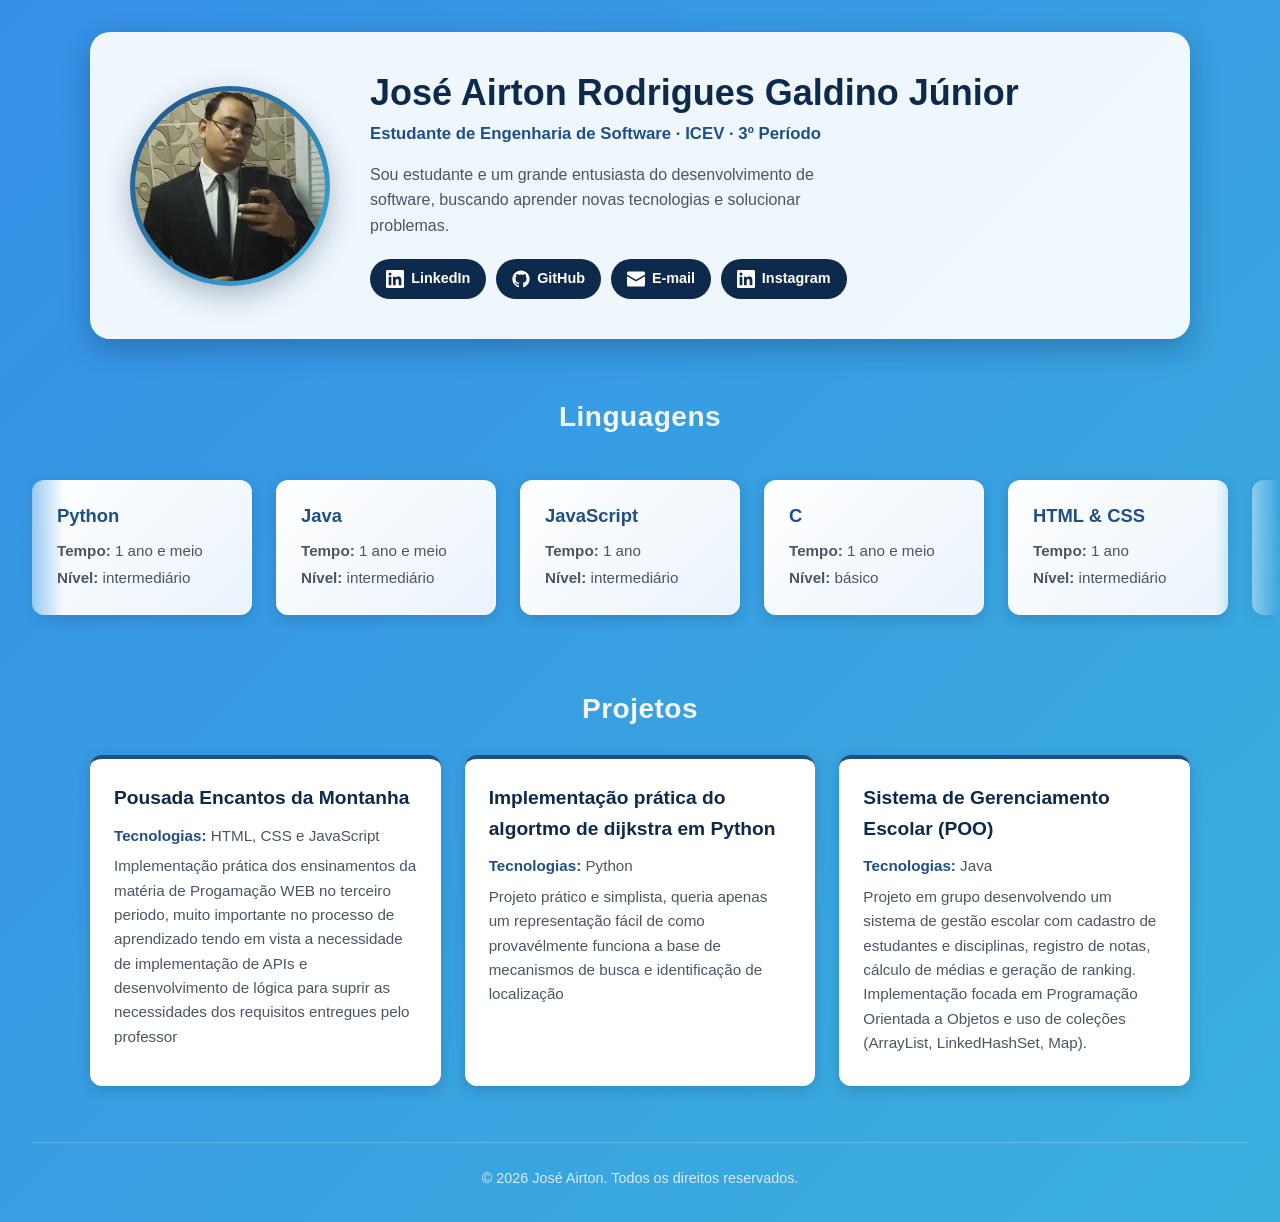
<file: index.html>
<!DOCTYPE html>
<html lang="pt-br">
<head>
    <meta charset="UTF-8">
    <meta name="viewport" content="width=device-width, initial-scale=1.0">
    <title>Portfólio - José Airton</title>
    <link rel="stylesheet" href="style.css">
</head>
<body>

    <header class="hero">
      <div class="hero-photo">
        <img src="imagens/214992477.png" alt="Foto de José Airton" />
      </div>

      <div class="hero-content">
        <h1>José Airton Rodrigues Galdino Júnior</h1>
        <p class="hero-role">Estudante de Engenharia de Software · ICEV · 3º Período</p>
        <p class="hero-bio">Sou estudante e um grande entusiasta do desenvolvimento de software, buscando aprender novas tecnologias e solucionar problemas.</p>

        <div class="social-links">
          <a href="https://www.linkedin.com/in/jose-airton-rodrigues-577529368/" target="_blank" rel="noopener noreferrer" aria-label="LinkedIn">
            <svg viewBox="0 0 24 24" aria-hidden="true" fill="currentColor"><path d="M20.45 20.45h-3.55v-5.57c0-1.33-.02-3.03-1.85-3.03-1.85 0-2.13 1.45-2.13 2.94v5.66H9.36V9h3.41v1.56h.05c.48-.9 1.64-1.85 3.38-1.85 3.62 0 4.29 2.38 4.29 5.47v6.27zM5.34 7.43a2.06 2.06 0 1 1 0-4.12 2.06 2.06 0 0 1 0 4.12zm1.78 13.02H3.56V9h3.56v11.45zM22.22 0H1.77C.79 0 0 .77 0 1.72v20.56C0 23.23.79 24 1.77 24h20.45c.98 0 1.78-.77 1.78-1.72V1.72C24 .77 23.2 0 22.22 0z"/></svg>
            <span>LinkedIn</span>
          </a>
          <a href="https://github.com/Airtonrgj" target="_blank" rel="noopener noreferrer" aria-label="GitHub">
            <svg viewBox="0 0 24 24" aria-hidden="true" fill="currentColor"><path d="M12 .5C5.65.5.5 5.65.5 12c0 5.08 3.29 9.39 7.86 10.91.58.1.79-.25.79-.56v-2.17c-3.2.7-3.88-1.37-3.88-1.37-.53-1.34-1.29-1.7-1.29-1.7-1.05-.72.08-.71.08-.71 1.16.08 1.77 1.2 1.77 1.2 1.04 1.78 2.72 1.27 3.38.97.11-.76.41-1.27.74-1.56-2.55-.29-5.24-1.27-5.24-5.67 0-1.25.45-2.27 1.18-3.07-.12-.29-.51-1.46.11-3.04 0 0 .97-.31 3.18 1.17a11.05 11.05 0 0 1 5.79 0c2.21-1.48 3.18-1.17 3.18-1.17.62 1.58.23 2.75.11 3.04.74.8 1.18 1.82 1.18 3.07 0 4.41-2.69 5.37-5.25 5.66.42.36.79 1.07.79 2.17v3.21c0 .31.21.67.8.56C20.21 21.39 23.5 17.08 23.5 12 23.5 5.65 18.35.5 12 .5z"/></svg>
            <span>GitHub</span>
          </a>
          <a href="mailto:jarodriguesj1@gmail.com" aria-label="E-mail">
            <svg viewBox="0 0 24 24" aria-hidden="true" fill="currentColor"><path d="M12 13.065 0 6V4c0-1.1.9-2 2-2h20c1.1 0 2 .9 2 2v2l-12 7.065zm12-4.71V20c0 1.1-.9 2-2 2H2c-1.1 0-2-.9-2-2V8.355l12 6.94 12-6.94z"/></svg>
            <span>E-mail</span>
          </a>
          <a href="https://www.instagram.com/airtonrgj/?next=%2Flittledoce%2F" target="_blank" rel="noopener noreferrer" aria-label="LinkedIn">
            <svg viewBox="0 0 24 24" aria-hidden="true" fill="currentColor"><path d="M20.45 20.45h-3.55v-5.57c0-1.33-.02-3.03-1.85-3.03-1.85 0-2.13 1.45-2.13 2.94v5.66H9.36V9h3.41v1.56h.05c.48-.9 1.64-1.85 3.38-1.85 3.62 0 4.29 2.38 4.29 5.47v6.27zM5.34 7.43a2.06 2.06 0 1 1 0-4.12 2.06 2.06 0 0 1 0 4.12zm1.78 13.02H3.56V9h3.56v11.45zM22.22 0H1.77C.79 0 0 .77 0 1.72v20.56C0 23.23.79 24 1.77 24h20.45c.98 0 1.78-.77 1.78-1.72V1.72C24 .77 23.2 0 22.22 0z"/></svg>
            <span>Instagram</span>
          </a>
        </div>
      </div>
    </header>

    <!-- achei melhor uma section para cada um dos parâmetro que acho importante apresentar -->
    <section class="linguagens">
      <h2>Linguagens</h2>

      <div class="carrossel">
        <div class="carrossel-track">
          <div class="linguagen">
            <h3>Python</h3>
            <p><strong>Tempo:</strong> 1 ano e meio</p>
            <p><strong>Nível:</strong> intermediário</p>
          </div>

          <div class="linguagen">
            <h3>Java</h3>
            <p><strong>Tempo:</strong> 1 ano e meio</p>
            <p><strong>Nível:</strong> intermediário</p>
          </div>

          <div class="linguagen">
            <h3>JavaScript</h3>
            <p><strong>Tempo:</strong> 1 ano</p>
            <p><strong>Nível:</strong> intermediário</p>
          </div>

          <div class="linguagen">
            <h3>C</h3>
            <p><strong>Tempo:</strong> 1 ano e meio</p>
            <p><strong>Nível:</strong> básico</p>
          </div>

          <div class="linguagen">
            <h3>HTML & CSS</h3>
            <p><strong>Tempo:</strong> 1 ano</p>
            <p><strong>Nível:</strong> intermediário</p>
          </div>

          <div class="linguagen" aria-hidden="true">
            <h3>Python</h3>
            <p><strong>Tempo:</strong> 1 ano e meio</p>
            <p><strong>Nível:</strong> intermediário</p>
          </div>

          <div class="linguagen" aria-hidden="true">
            <h3>Java</h3>
            <p><strong>Tempo:</strong> 1 ano e meio</p>
            <p><strong>Nível:</strong> intermediário</p>
          </div>

          <div class="linguagen" aria-hidden="true">
            <h3>JavaScript</h3>
            <p><strong>Tempo:</strong> 1 ano</p>
            <p><strong>Nível:</strong> intermediário</p>
          </div>

          <div class="linguagen" aria-hidden="true">
            <h3>C</h3>
            <p><strong>Tempo:</strong> 1 ano e meio</p>
            <p><strong>Nível:</strong> básico</p>
          </div>

          <div class="linguagen" aria-hidden="true">
            <h3>HTML & CSS</h3>
            <p><strong>Tempo:</strong> 1 ano</p>
            <p><strong>Nível:</strong> intermediário</p>
          </div>
        </div>
      </div>
    </section>
    
    

    
    
    
    
    
    
    <section class="projects">
      <h2>Projetos</h2>

      <div class="projects-list">
<!-- mantive a mesma classe tendo em vista que eu queria uma apresentação homogênia dos projetos -->
 <!-- adicionanndo a classe dentro do link, assim pode criar em qualquer parte do quadrado, que ele vai direto pro link -->
        <a class="project" href="https://encantos-da-montanha.vercel.app/src/presentation/views/index.html" target="_blank" rel="noopener noreferrer">
          <h3>Pousada Encantos da Montanha</h3>
          <p><strong>Tecnologias:</strong> HTML, CSS e JavaScript</p>
          <p>Implementação prática dos ensinamentos da matéria de Progamação WEB no terceiro periodo, muito importante no processo de aprendizado tendo em vista a necessidade de implementação de APIs e desenvolvimento de lógica para suprir as necessidades dos requisitos entregues pelo professor</p>
          
        </a>

        <a class="project" href="https://github.com/Airtonrgj/dijkstra" target="_blank" rel="noopener noreferrer">
          <h3>Implementação prática do algortmo de dijkstra em Python</h3>
          <p><strong>Tecnologias:</strong> Python</p>
          <p>Projeto prático e simplista, queria apenas um representação fácil de como provavélmente funciona a base de mecanismos de busca e identificação de localização</p>

        </a>

        <a class="project" href="https://github.com/Airtonrgj/POO-Escolar" target="_blank" rel="noopener noreferrer">
          <h3>Sistema de Gerenciamento Escolar (POO)</h3>
          <p><strong>Tecnologias:</strong> Java</p>
          <p>Projeto em grupo desenvolvendo um sistema de gestão escolar com cadastro de estudantes e disciplinas, registro de notas, cálculo de médias e geração de ranking. Implementação focada em Programação Orientada a Objetos e uso de coleções (ArrayList, LinkedHashSet, Map).</p>
        </a>
      </div>
  </section>

  <!-- achei meio desnecessário ja que ja tem o link para conversa no e-mail no inicio da página  -->
  <!-- <section class="contato">
    <h2>Contato</h2>
    <p class="contato-text">Vamos conversar? Estou aberto a oportunidades, dúvidas e parcerias.</p>
    <a class="contato-card" href="mailto:jarodriguesj1@gmail.com">
      <svg viewBox="0 0 24 24" aria-hidden="true" fill="currentColor"><path d="M12 13.065 0 6V4c0-1.1.9-2 2-2h20c1.1 0 2 .9 2 2v2l-12 7.065zm12-4.71V20c0 1.1-.9 2-2 2H2c-1.1 0-2-.9-2-2V8.355l12 6.94 12-6.94z"/></svg>
      <div>
        <span class="contato-label">E-mail</span>
        <span class="contato-value">jarodriguesj1@gmail.com</span>
      </div>
    </a>
  </section> -->

  <footer>
    &copy; 2026 José Airton. Todos os direitos reservados.
  </footer>
    
</body>
</html>
</file>
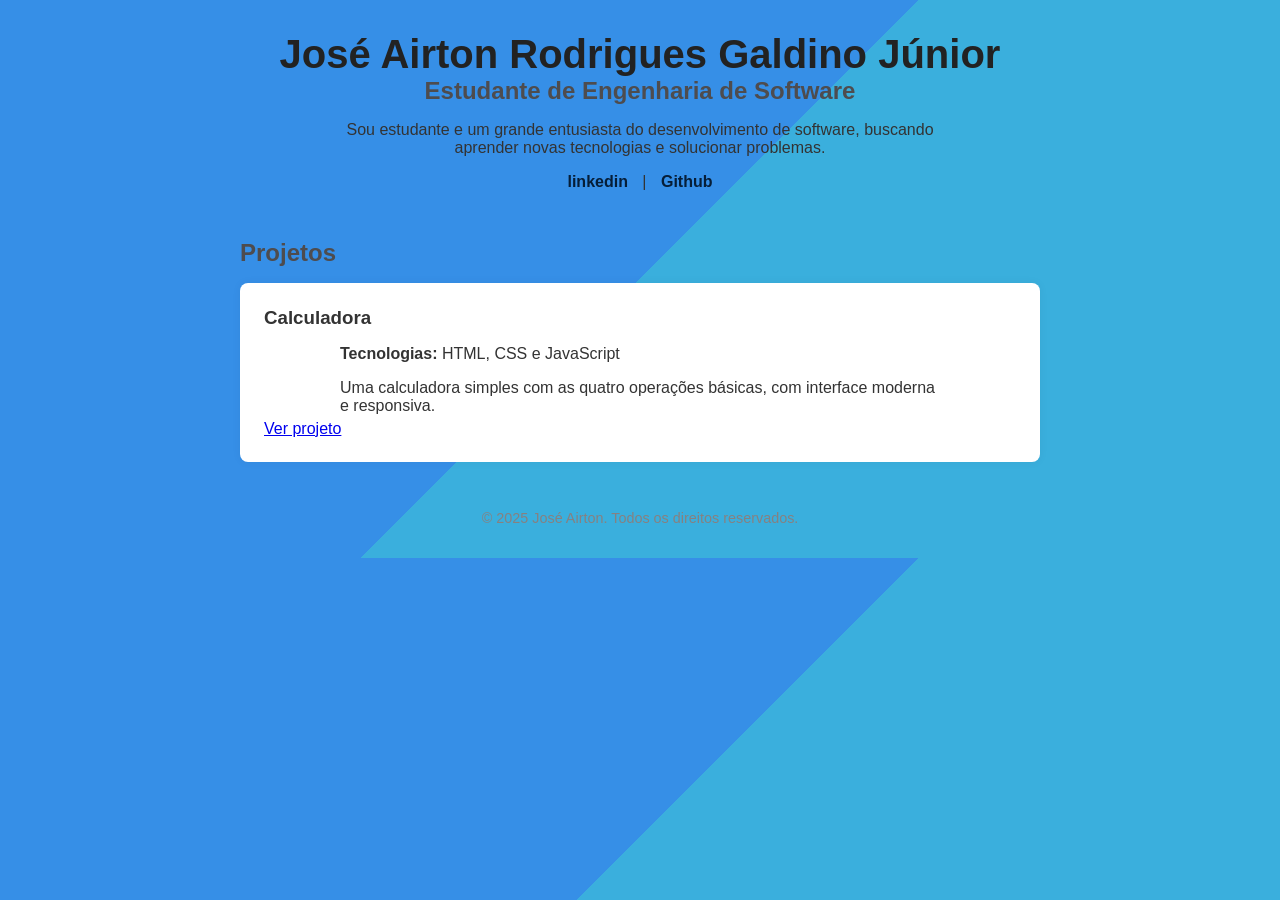
<file: portifolio.html>
<!DOCTYPE html>
<html lang="pt-br">
<head>
    <meta charset="UTF-8">
    <meta name="viewport" content="width=device-width, initial-scale=1.0">
    <title>Portfólio - José Airton</title>

    <style>
        *{
            margin: 0;
            padding: 0;
            box-sizing: border-box;
            
            
        }
        
        body{
            font-family: 'Segoe UI', Tahoma, Geneva, Verdana, sans-serif;
            background-color: #8a8a8a;
            color: #333;
            line-height: 1,6;
            padding: 2rem;
            background: linear-gradient(135deg, #368fe7 50%, #3aafdd 50%);
        }

          header {
      text-align: center;
      margin-bottom: 3rem;
    }

    h1 {
      font-size: 2.5rem;
      color: #222;
    }

    h2 {
      font-size: 1.5rem;
      color: #4e4c4e;
      margin-bottom: 1rem;
    }

    p {
      max-width: 600px;
      margin: 1rem auto;
      font-size: 1rem;
    }

    .social-links {
      text-align: center;
      margin-top: 1rem;
    }

    .social-links a {
      margin: 0 10px;
      text-decoration: none;
      color: #061e38;
      font-weight: bolder;
    }

    .projects {
      max-width: 800px;
      margin: 0 auto;
    }

    .project {
      background-color: #fff;
      border-radius: 8px;
      padding: 1.5rem;
      margin-bottom: 1.5rem;
      box-shadow: 0 0 10px rgba(0,0,0,0.05);
    }

    .project h3 {
      margin-bottom: 0.5rem;
      color: #333;
    }

    .project p {
      margin-bottom: 0.3rem;
    }

    footer {
      text-align: center;
      margin-top: 3rem;
      font-size: 0.9rem;
      color: #868181;
    }

    @media (max-width: 600px) {
      h1 {
        font-size: 2rem;
      }

      .project {
        padding: 1rem;
      }
    }
    </style>
</head>
<body>

    <header>
        <h1>José Airton Rodrigues Galdino Júnior</h1>
        <h2>Estudante de Engenharia de Software</h2>
        <p>Sou estudante e um grande entusiasta do desenvolvimento de software, buscando aprender novas tecnologias e solucionar problemas.</p>
        <div class="social-links">
      <!-- Adicione seus links aqui -->
      <a href="https://www.linkedin.com/in/jose-airton-rodrigues-577529368/" target="_blank">linkedin</a> | <a href="https://github.com/Airtonrgj" target="_blank">Github</a> 
    </div>
    </header>

     <section class="projects">
    <h2>Projetos</h2>

    <div class="project">
      <h3>Calculadora</h3>
      <p><strong>Tecnologias:</strong> HTML, CSS e JavaScript</p>
      <p>Uma calculadora simples com as quatro operações básicas, com interface moderna e responsiva.</p>
      <a href="https://airtonrgj.github.io/calculadora/" target="_blank">Ver projeto</a>
    </div>

    
  </section>

  <footer>
    &copy; 2025 José Airton. Todos os direitos reservados.
  </footer>
    
</body>
</html>
</file>
<file: style.css>
:root {
  --azul-escuro: #0d2a4d;
  --azul-medio: #1f4f86;
  --azul-claro: #368fe7;
  --ciano: #3aafdd;
  --branco: #ffffff;
  --branco-suave: #eaf3fc;
  --texto-escuro: #1f2937;
  --texto-medio: #4b5563;
  --texto-claro: #f5f7fa;
  --sombra-suave: 0 4px 14px rgba(6, 30, 56, 0.18);
  --sombra-forte: 0 10px 28px rgba(6, 30, 56, 0.28);
  --radius: 12px;
}

* {
  margin: 0;
  padding: 0;
  box-sizing: border-box;
}

body {
  font-family: 'Inter', 'Segoe UI', Tahoma, Geneva, Verdana, sans-serif;
  color: var(--texto-escuro);
  line-height: 1.6;
  padding: 2rem;
  background: linear-gradient(135deg, var(--azul-claro) 0%, var(--ciano) 100%);
  min-height: 100vh;
}

.hero {
  max-width: 1100px;
  margin: 0 auto 3.5rem;
  padding: 2.5rem;
  background: rgba(255, 255, 255, 0.92);
  border-radius: 20px;
  box-shadow: var(--sombra-forte);
  display: flex;
  align-items: center;
  gap: 2.5rem;
  flex-wrap: wrap;
  justify-content: center;
  backdrop-filter: blur(6px);
}

.hero-photo {
  flex-shrink: 0;
  width: 200px;
  height: 200px;
  border-radius: 50%;
  overflow: hidden;
  padding: 5px;
  background: linear-gradient(135deg, var(--azul-medio), var(--ciano));
  box-shadow: var(--sombra-forte);
  transition: transform .35s ease;
}

.hero-photo:hover {
  transform: scale(1.04);
}

.hero-photo img {
  width: 100%;
  height: 100%;
  border-radius: 50%;
  object-fit: cover;
  display: block;
  background: var(--branco);
}

.hero-content {
  flex: 1 1 320px;
  min-width: 0;
}

.hero-content h1 {
  font-size: 2.25rem;
  color: var(--azul-escuro);
  line-height: 1.15;
  margin-bottom: 0.5rem;
}

.hero-role {
  font-size: 1.05rem;
  color: var(--azul-medio);
  font-weight: 600;
  margin-bottom: 0.85rem;
}

.hero-bio {
  font-size: 1rem;
  color: var(--texto-medio);
  margin-bottom: 1.25rem;
  max-width: 56ch;
}

.social-links {
  display: flex;
  flex-wrap: wrap;
  gap: 0.6rem;
}

.social-links a {
  display: inline-flex;
  align-items: center;
  gap: 0.45rem;
  padding: 0.55rem 1rem;
  background: var(--azul-escuro);
  color: var(--branco);
  border-radius: 999px;
  text-decoration: none;
  font-weight: 600;
  font-size: 0.9rem;
  transition: transform .2s ease, background .2s ease, box-shadow .2s ease;
}

.social-links a:hover,
.social-links a:focus-visible {
  background: var(--azul-medio);
  transform: translateY(-2px);
  box-shadow: var(--sombra-suave);
  outline: none;
}

.social-links svg {
  width: 18px;
  height: 18px;
}

section > h2 {
  font-size: 1.75rem;
  color: var(--texto-claro);
  margin-bottom: 1.5rem;
  text-align: center;
  letter-spacing: 0.5px;
}

.linguagens {
  max-width: none;
  margin: 0 -2rem 3.5rem;
}

.linguagens h2 {
  color: var(--texto-claro);
}

.carrossel {
  overflow: hidden;
  padding: 1rem 2rem;
  mask-image: linear-gradient(to right, transparent, #000 5%, #000 95%, transparent);
  -webkit-mask-image: linear-gradient(to right, transparent, #000 5%, #000 95%, transparent);
}

.carrossel-track {
  display: flex;
  gap: 1.5rem;
  width: max-content;
  animation: carrossel-scroll 25s linear infinite;
}

.carrossel:hover .carrossel-track {
  animation-play-state: paused;
}

@keyframes carrossel-scroll {
  from { transform: translateX(0); }
  to   { transform: translateX(-50%); }
}

.linguagen {
  flex-shrink: 0;
  min-width: 220px;
  background: linear-gradient(135deg, var(--branco) 0%, var(--branco-suave) 100%);
  border-radius: var(--radius);
  padding: 1.25rem 1.5rem;
  box-shadow: var(--sombra-suave);
  border: 1px solid rgba(255, 255, 255, 0.6);
  transition: transform .25s ease, box-shadow .25s ease;
}

.linguagen:hover {
  transform: translateY(-4px);
  box-shadow: var(--sombra-forte);
}

.linguagen h3 {
  margin-bottom: 0.5rem;
  color: var(--azul-medio);
  font-size: 1.15rem;
}

.linguagen p {
  margin: 0.2rem 0;
  font-size: 0.95rem;
  color: var(--texto-medio);
}

@media (prefers-reduced-motion: reduce) {
  .carrossel-track {
    animation: none;
  }
}

.projects {
  max-width: 1100px;
  margin: 0 auto 3.5rem;
}

.projects-list {
  display: flex;
  flex-wrap: wrap;
  gap: 1.5rem;
  justify-content: center;
}

.project {
  display: flex;
  flex-direction: column;
  background: var(--branco);
  border-radius: var(--radius);
  padding: 1.5rem;
  box-shadow: var(--sombra-suave);
  flex: 1 1 320px;
  max-width: 500px;
  color: var(--texto-escuro);
  text-decoration: none;
  cursor: pointer;
  border-top: 4px solid var(--azul-medio);
  transition: transform .25s ease, box-shadow .25s ease;
}

.project:hover,
.project:focus-visible {
  transform: translateY(-4px);
  box-shadow: var(--sombra-forte);
  outline: none;
}

.project:focus-visible {
  box-shadow: var(--sombra-forte), 0 0 0 3px var(--azul-medio);
}

.project h3 {
  margin-bottom: 0.6rem;
  color: var(--azul-escuro);
  font-size: 1.2rem;
}

.project p {
  margin-bottom: 0.4rem;
  color: var(--texto-medio);
  font-size: 0.95rem;
}

.project p strong {
  color: var(--azul-medio);
}

.contato {
  max-width: 700px;
  margin: 0 auto 3rem;
  text-align: center;
}

.contato-text {
  color: var(--texto-claro);
  margin-bottom: 1.25rem;
  font-size: 1rem;
}

.contato-card {
  display: inline-flex;
  align-items: center;
  gap: 1rem;
  padding: 1rem 1.5rem;
  background: var(--branco);
  border-radius: var(--radius);
  text-decoration: none;
  color: var(--texto-escuro);
  box-shadow: var(--sombra-suave);
  border-left: 4px solid var(--azul-medio);
  transition: transform .25s ease, box-shadow .25s ease;
}

.contato-card:hover,
.contato-card:focus-visible {
  transform: translateY(-3px);
  box-shadow: var(--sombra-forte);
  outline: none;
}

.contato-card svg {
  width: 28px;
  height: 28px;
  color: var(--azul-medio);
  flex-shrink: 0;
}

.contato-card > div {
  display: flex;
  flex-direction: column;
  text-align: left;
}

.contato-label {
  font-size: 0.8rem;
  color: var(--texto-medio);
  text-transform: uppercase;
  letter-spacing: 0.5px;
}

.contato-value {
  font-weight: 600;
  color: var(--azul-escuro);
  font-size: 1.05rem;
}

footer {
  text-align: center;
  margin-top: 3rem;
  padding-top: 1.5rem;
  border-top: 1px solid rgba(255, 255, 255, 0.25);
  font-size: 0.9rem;
  color: var(--texto-claro);
  opacity: 0.85;
}

@media (max-width: 768px) {
  body {
    padding: 1rem;
  }

  .hero {
    padding: 1.75rem;
    text-align: center;
  }

  .hero-photo {
    width: 160px;
    height: 160px;
  }

  .hero-content h1 {
    font-size: 1.75rem;
  }

  .social-links {
    justify-content: center;
  }

  .linguagens {
    margin: 0 -1rem 2.5rem;
  }

  .carrossel {
    padding: 1rem;
  }
}

@media (max-width: 480px) {
  .hero {
    padding: 1.25rem;
  }

  .hero-photo {
    width: 140px;
    height: 140px;
  }

  .project {
    padding: 1.25rem;
  }
}
</file>
